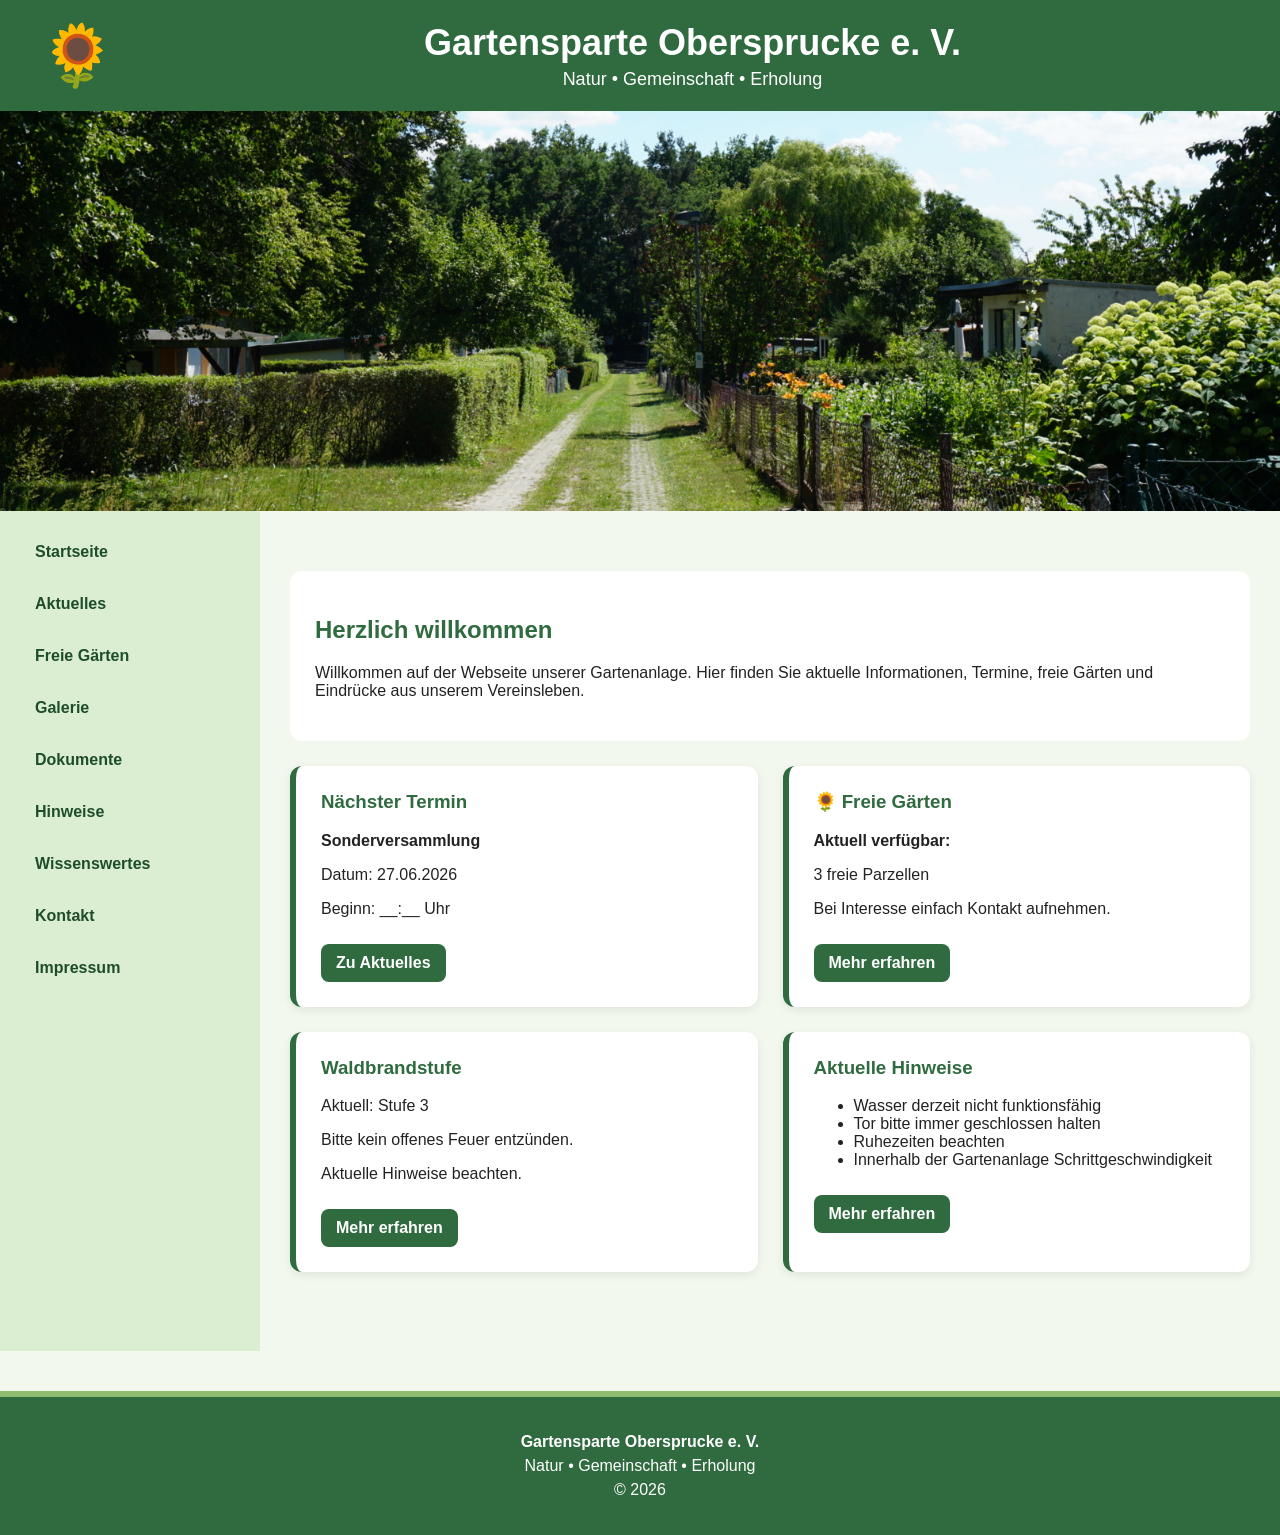
<file: index.html>
<!DOCTYPE html>
<html lang="de">
    <head>
        <meta charset="UTF-8">
        <meta name="viewport" content="width=device-width,initial-scale=1.0">
        <title>Gartensparte Obersprucke e. V./title</title>
        <link rel="stylesheet" href="style.css"> 
    </head>
    <body>
    
        <header class="header">
            <div class="logo">🌻</div>
            <div class="title">
                <h1>Gartensparte Obersprucke e. V.</h1>
                <p>Natur • Gemeinschaft • Erholung</p>
            </div>
        </header>

        <section class="slideshow">
                <img src="bild2.jpg" class="slide active" alt="Garten Bild 1">
                <img src="bild3.jpg" class="slide" alt="Garten Bild 3">
                <img src="bild5.jpg" class="slide" alt="Garten Bild 5">
                <img src="bild6.jpg" class="slide" alt="Garten Bild 6">
        </section>
        
        <div class="layout">
            <aside class="sidebar">
                <a href="index.html">Startseite</a>
                <a href="aktuelles.html">Aktuelles</a>
                <a href="freie-gaerten.html">Freie Gärten</a>
                <a href="galerie.html">Galerie</a>
                <a href="dokumente.html">Dokumente</a>
                <a href="hinweise.html">Hinweise</a>
                <a href="wissenswertes.html">Wissenswertes</a>
                <a href="kontakt.html">Kontakt</a>
                <a href="impressum.html">Impressum</a>
            </aside>

            <main class="content">
                

                <section class="welcome">
                    <h2>Herzlich willkommen</h2>
                    <p>Willkommen auf der Webseite unserer Gartenanlage. Hier finden Sie aktuelle Informationen, Termine, freie Gärten und Eindrücke aus unserem Vereinsleben.</p>
                </section>

                <section class="info-cards">
                    <div class="info-card">
                        <h3>Nächster Termin</h3>
                        <p><strong>Sonderversammlung</strong></p>
                        <p>Datum: 27.06.2026</p>
                        <p>Beginn: __:__ Uhr</p>
                        <a href="#">Zu Aktuelles</a>
                    </div>

                    <div class="info-card">
                        <h3>🌻 Freie Gärten</h3>
                        <p><strong>Aktuell verfügbar:</strong></p>
                        <p>3 freie Parzellen</p>
                        <p>Bei Interesse einfach Kontakt aufnehmen.</p>
                        <a href="freie-gaerten.html">Mehr erfahren</a>
                    </div>

                    <div class="info-card">
                        <h3>Waldbrandstufe</h3>
                        <p>Aktuell: Stufe 3</p>
                        <p>Bitte kein offenes Feuer entzünden.</p>
                        <p>Aktuelle Hinweise beachten.</p>
                        <a href="hinweise.html">Mehr erfahren</a>
                    </div>

                    <div class="info-card">
                        <h3>Aktuelle Hinweise</h3>
                        <ul>
                            <li>Wasser derzeit nicht funktionsfähig</li>
                            <li>Tor bitte immer geschlossen halten</li>
                            <li>Ruhezeiten beachten</li>
                            <li>Innerhalb der Gartenanlage Schrittgeschwindigkeit</li>
                        </ul>
                        <a href="hinweise.html">Mehr erfahren</a>
                    </div>
                </section>
            </main>
        </div>

        <footer class="footer">
            <div class="footer-content">
                <p><strong>Gartensparte Obersprucke e. V.</strong></p>
                <p>Natur • Gemeinschaft • Erholung</p>
                <p>© 2026</p>
        </footer>

        <script src="script.js"></script>
    </body>
</html>
</file>
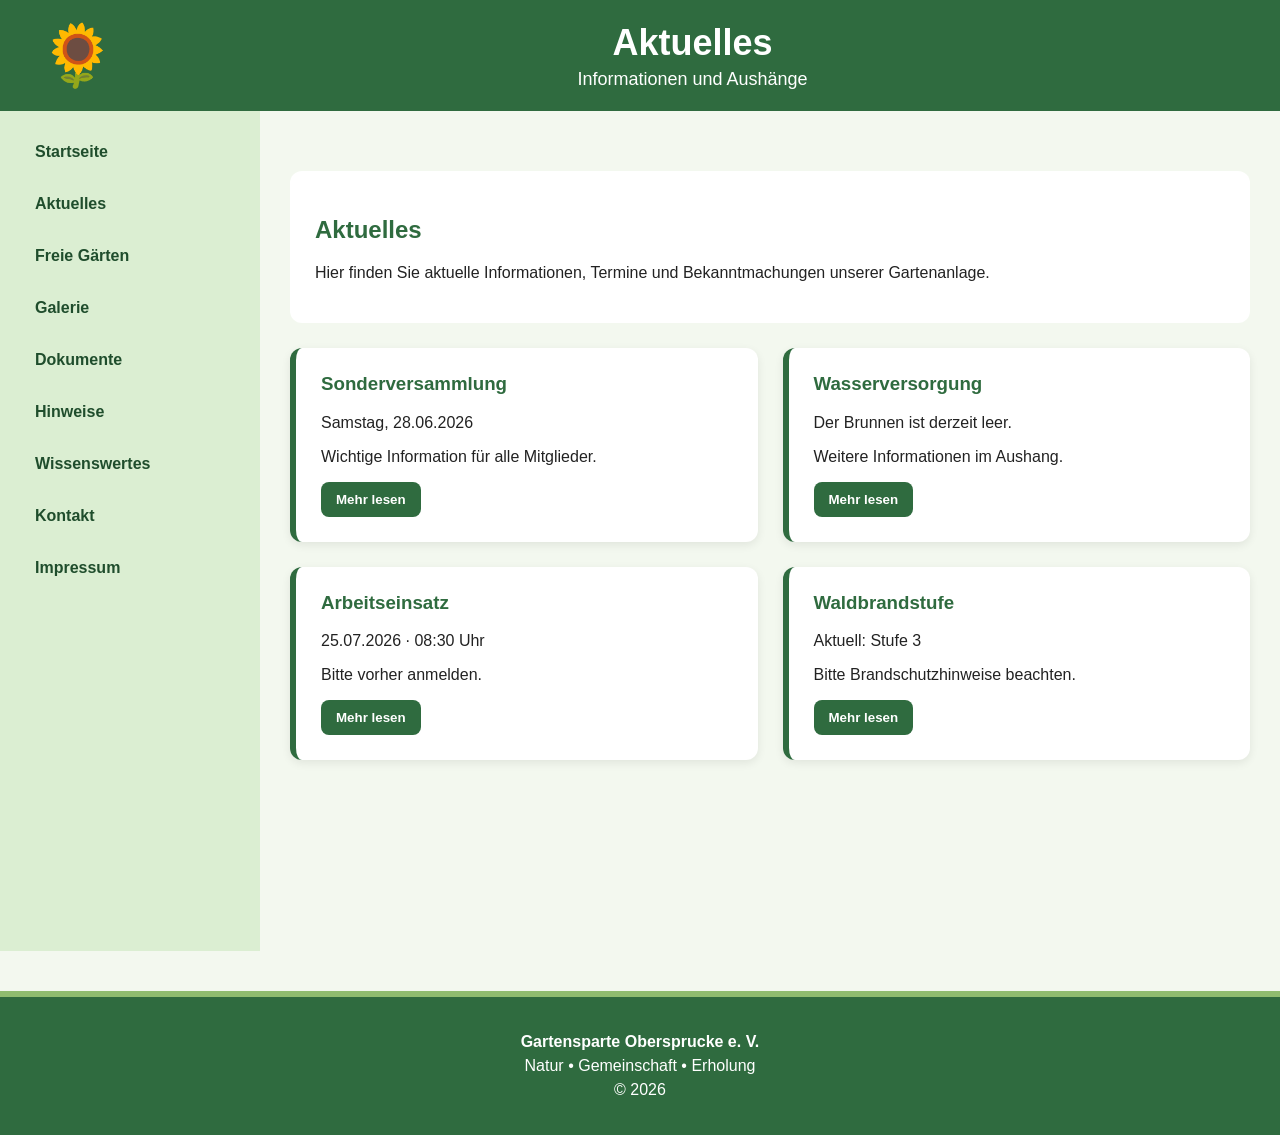
<file: aktuelles.html>
<!DOCTYPE html>
<html lang="de">
<head>
  <meta charset="UTF-8">
  <meta name="viewport" content="width=device-width, initial-scale=1.0">
  <title>Aktuelles</title>
  <link rel="stylesheet" href="style.css">
</head>

<body>

<header class="header">
  <div class="logo">🌻</div>
  <div class="title">
    <h1>Aktuelles</h1>
    <p>Informationen und Aushänge</p>
  </div>
</header>

<div class="layout">
  <aside class="sidebar">
    <a href="index.html">Startseite</a>
    <a href="aktuelles.html">Aktuelles</a>
    <a href="freie-gaerten.html">Freie Gärten</a>
    <a href="galerie.html">Galerie</a>
    <a href="dokumente.html">Dokumente</a>
    <a href="hinweise.html">Hinweise</a>
    <a href="wissenswertes.html">Wissenswertes</a>
    <a href="kontakt.html">Kontakt</a>
    <a href="impressum.html">Impressum</a>
  </aside>

  <main class="content">
    <section class="welcome">
      <h2>Aktuelles</h2>
      <p>
        Hier finden Sie aktuelle Informationen, Termine und Bekanntmachungen
        unserer Gartenanlage.
      </p>
    </section>

    <section class="notice-grid">

      <div class="notice-card" onclick="openNoticeModal('Sonderversammlung', 'Am Samstag findet eine Sonderversammlung im Vereinshaus statt.', 'Samstag, 28.06.2026', 'Der Vorstand')">
        <h3>Sonderversammlung</h3>
        <p>Samstag, 28.06.2026</p>
        <p>Wichtige Information für alle Mitglieder.</p>
        <button>Mehr lesen</button>
      </div>

      <div class="notice-card" onclick="openNoticeModal('Wasserversorgung', 'Der Brunnen ist derzeit leer. Wir haben momentan kein Wasser mehr. Wann es wieder Wasser gibt, ist aktuell nicht bekannt.', 'Aktueller Hinweis', 'Der Wassertrupp')">
        <h3>Wasserversorgung</h3>
        <p>Der Brunnen ist derzeit leer.</p>
        <p>Weitere Informationen im Aushang.</p>
        <button>Mehr lesen</button>
      </div>

      <div class="notice-card" onclick="openNoticeModal('Nächster Arbeitseinsatz', 'Unser nächster Arbeitseinsatz findet am 25.07.2026 ab 08:30 Uhr statt. Bitte melden Sie sich bis zum 17.07.2026 an.', '25.07.2026 · 08:30 Uhr', 'Der Gartenvorstand')">
        <h3>Arbeitseinsatz</h3>
        <p>25.07.2026 · 08:30 Uhr</p>
        <p>Bitte vorher anmelden.</p>
        <button>Mehr lesen</button>
      </div>

      <div class="notice-card" onclick="openNoticeModal('Waldbrandstufe', 'Aktuell gilt Waldbrandstufe 3. Bitte kein offenes Feuer entzünden und die Hinweise zum Brandschutz beachten.', 'Aktuell: Stufe 3', 'Der Vorstand')">
        <h3>Waldbrandstufe</h3>
        <p>Aktuell: Stufe 3</p>
        <p>Bitte Brandschutzhinweise beachten.</p>
        <button>Mehr lesen</button>
      </div>

    </section>
  </main>
</div>

<div id="noticeModal" class="modal">
  <div class="notice-paper">
    <span class="close" onclick="closeNoticeModal()">&times;</span>

    <div class="pin">●</div>

    <h2 id="noticeTitle"></h2>
    <p class="notice-date" id="noticeDate"></p>

    <p id="noticeText"></p>

    <p class="notice-signature" id="noticeSignature"></p>
  </div>
</div>

<footer class="footer">
  <div class="footer-content">
    <p><strong>Gartensparte Obersprucke e. V.</strong></p>
    <p>Natur • Gemeinschaft • Erholung</p>
    <p>© 2026</p>
  </div>
</footer>

<script src="script.js"></script>

</body>
</html>
</file>
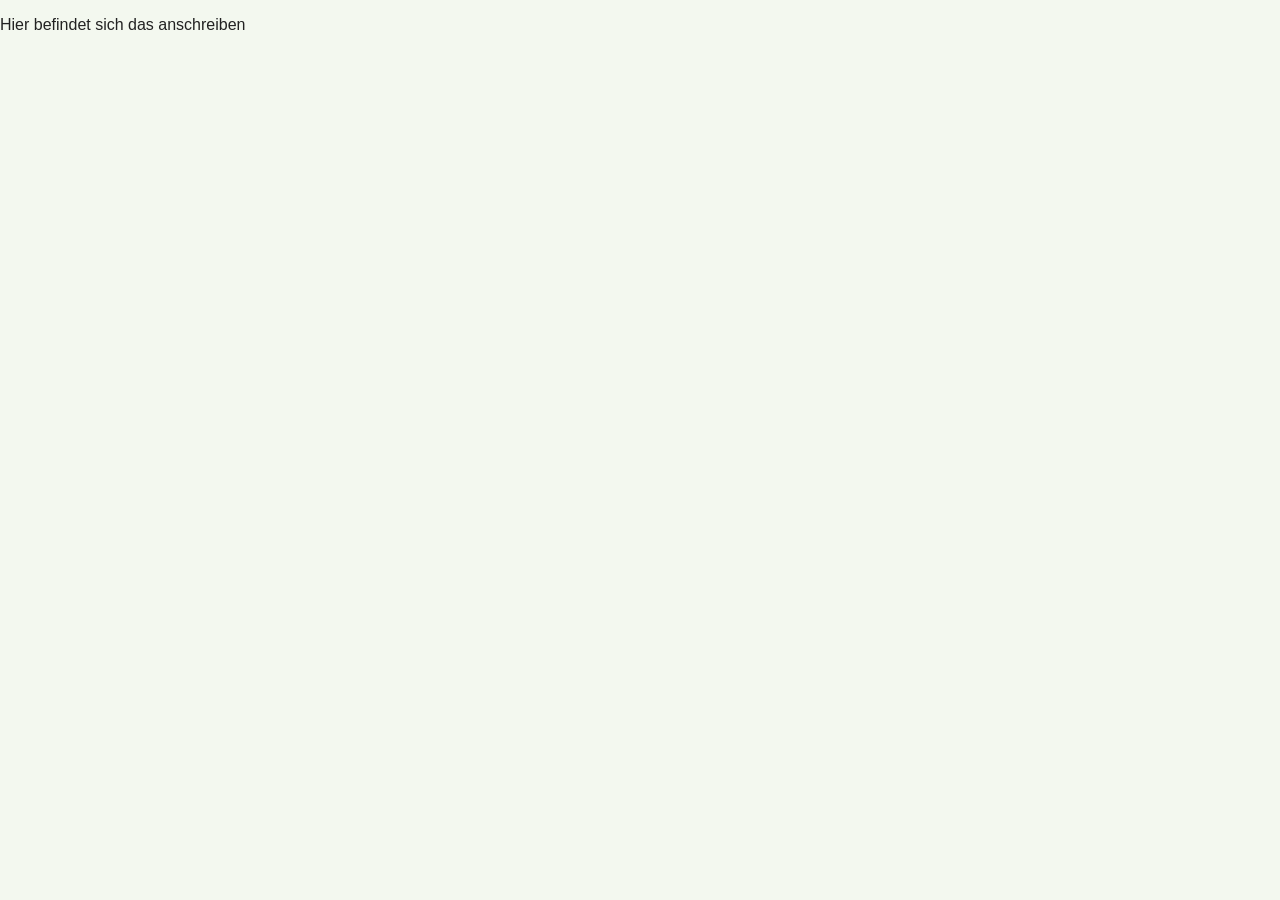
<file: anschreiben.html>
<!DOCTYPE html>
<html lang="de">
<head>
  <meta charset="UTF-8">
  <meta name="viewport" content="width=device-width, initial-scale=1.0">
  <title>Anschreiben</title>
  <link rel="stylesheet" href="style.css">
</head>

<body>

<p>Hier befindet sich das anschreiben</p>

<script src="script.js"></script>

</body>
</html>
</file>
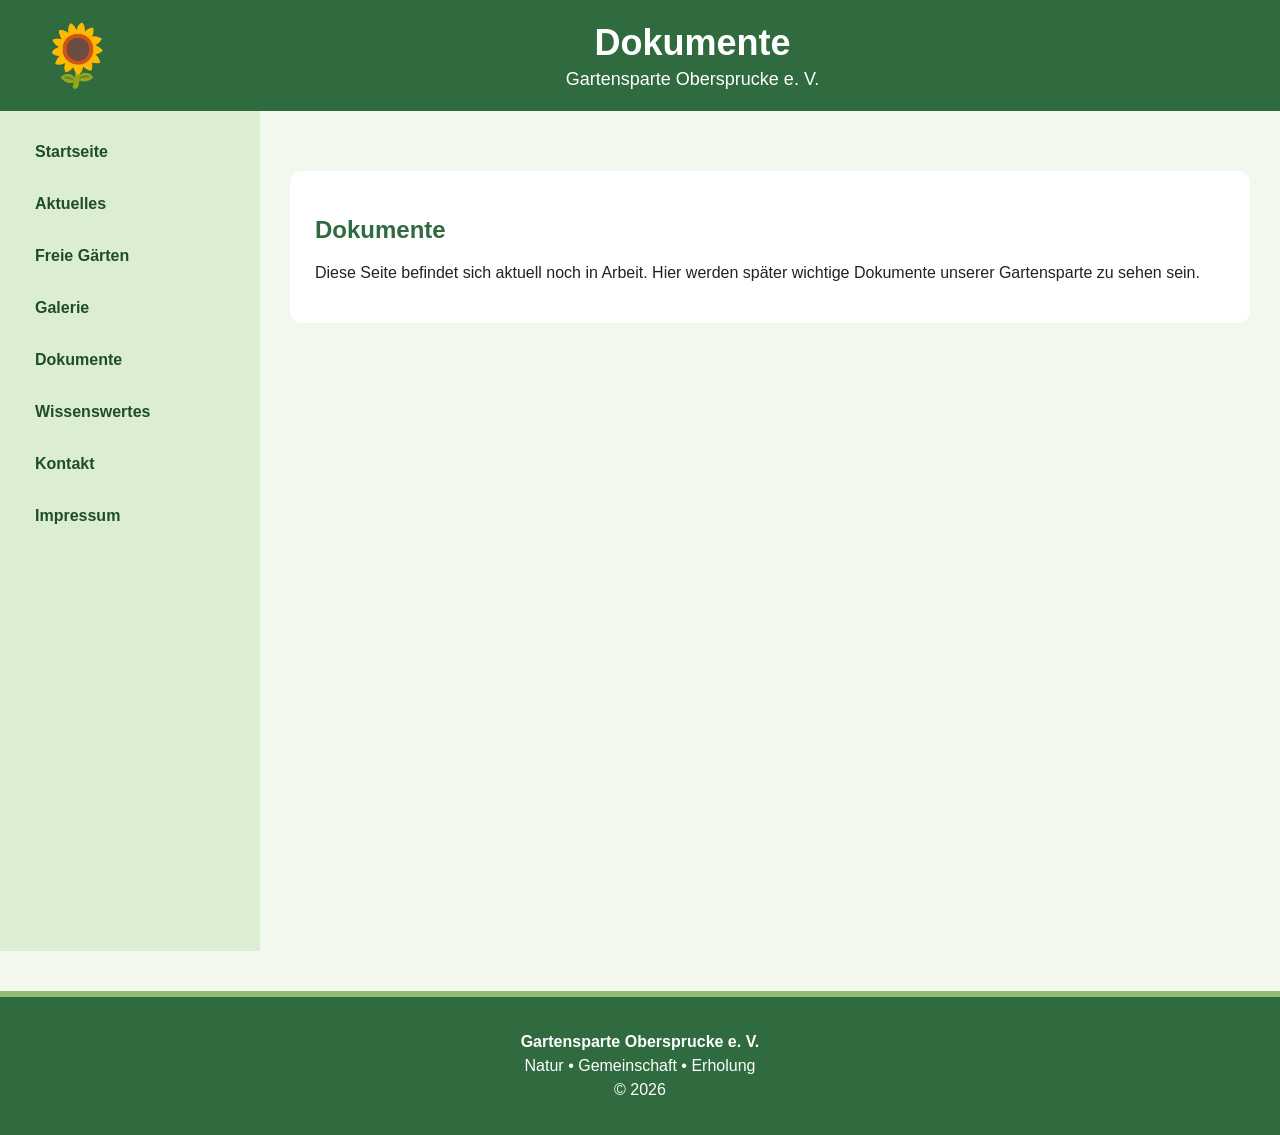
<file: dokumente.html>
<!DOCTYPE html>
<html lang="de">
<head>
  <meta charset="UTF-8">
  <meta name="viewport" content="width=device-width, initial-scale=1.0">
  <title>Dokumente</title>
  <link rel="stylesheet" href="style.css">
</head>

<body>

<header class="header">
  <div class="logo">🌻</div>
  <div class="title">
    <h1>Dokumente</h1>
    <p>Gartensparte Obersprucke e. V.</p>
  </div>
</header>

<div class="layout">
  <aside class="sidebar">
                <a href="index.html">Startseite</a>
                <a href="aktuelles.html">Aktuelles</a>
                <a href="freie-gaerten.html">Freie Gärten</a>
                <a href="galerie.html">Galerie</a>
                <a href="dokumente.html">Dokumente</a>
                <a href="wissenswertes.html">Wissenswertes</a>
                <a href="kontakt.html">Kontakt</a>
                <a href="impressum.html">Impressum</a>
  </aside>

  <main class="content">
    <section class="welcome">
      <h2>Dokumente</h2>
      <p>
        Diese Seite befindet sich aktuell noch in Arbeit.
        Hier werden später wichtige Dokumente unserer Gartensparte zu sehen sein.
      </p>
    </section>
  </main>
</div>

<footer class="footer">
  <div class="footer-content">
    <p><strong>Gartensparte Obersprucke e. V.</strong></p>
    <p>Natur • Gemeinschaft • Erholung</p>
    <p>© 2026</p>
  </div>
</footer>

</body>
</html>
</file>
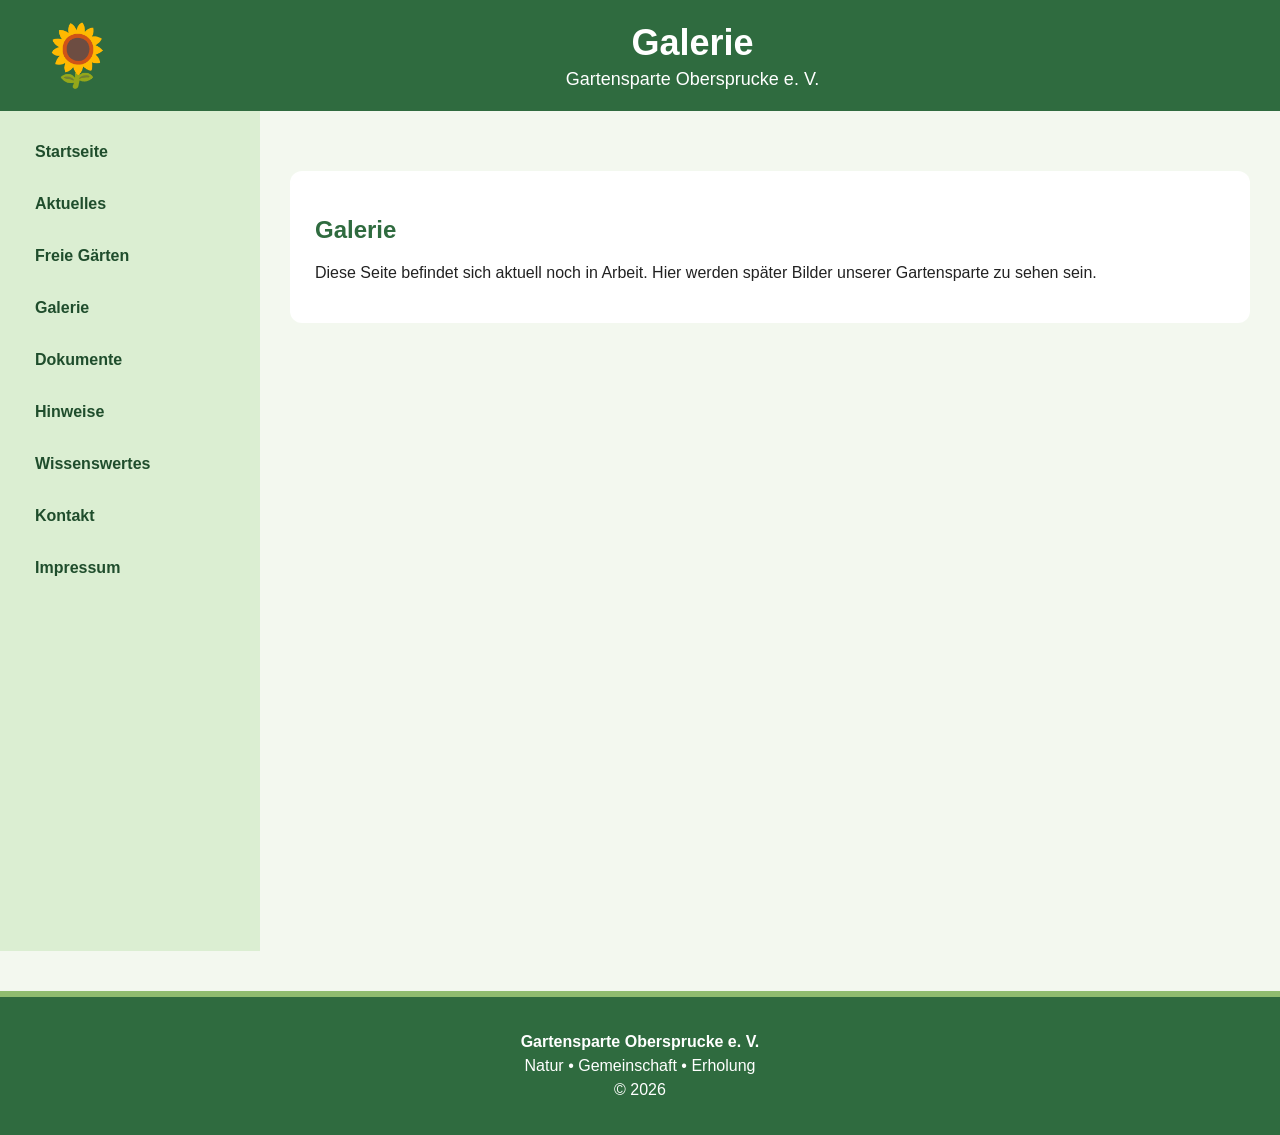
<file: galerie.html>
<!DOCTYPE html>
<html lang="de">
<head>
  <meta charset="UTF-8">
  <meta name="viewport" content="width=device-width, initial-scale=1.0">
  <title>Galerie</title>
  <link rel="stylesheet" href="style.css">
</head>

<body>

<header class="header">
  <div class="logo">🌻</div>
  <div class="title">
    <h1>Galerie</h1>
    <p>Gartensparte Obersprucke e. V.</p>
  </div>
</header>

<div class="layout">
  <aside class="sidebar">
                <a href="index.html">Startseite</a>
                <a href="aktuelles.html">Aktuelles</a>
                <a href="freie-gaerten.html">Freie Gärten</a>
                <a href="galerie.html">Galerie</a>
                <a href="dokumente.html">Dokumente</a>
                <a href="hinweise.html">Hinweise</a>
                <a href="wissenswertes.html">Wissenswertes</a>
                <a href="kontakt.html">Kontakt</a>
                <a href="impressum.html">Impressum</a>
  </aside>

  <main class="content">
    <section class="welcome">
      <h2>Galerie</h2>
      <p>
        Diese Seite befindet sich aktuell noch in Arbeit.
        Hier werden später Bilder unserer Gartensparte zu sehen sein.
      </p>
    </section>
  </main>
</div>

<footer class="footer">
  <div class="footer-content">
    <p><strong>Gartensparte Obersprucke e. V.</strong></p>
    <p>Natur • Gemeinschaft • Erholung</p>
    <p>© 2026</p>
  </div>
</footer>

</body>
</html>
</file>
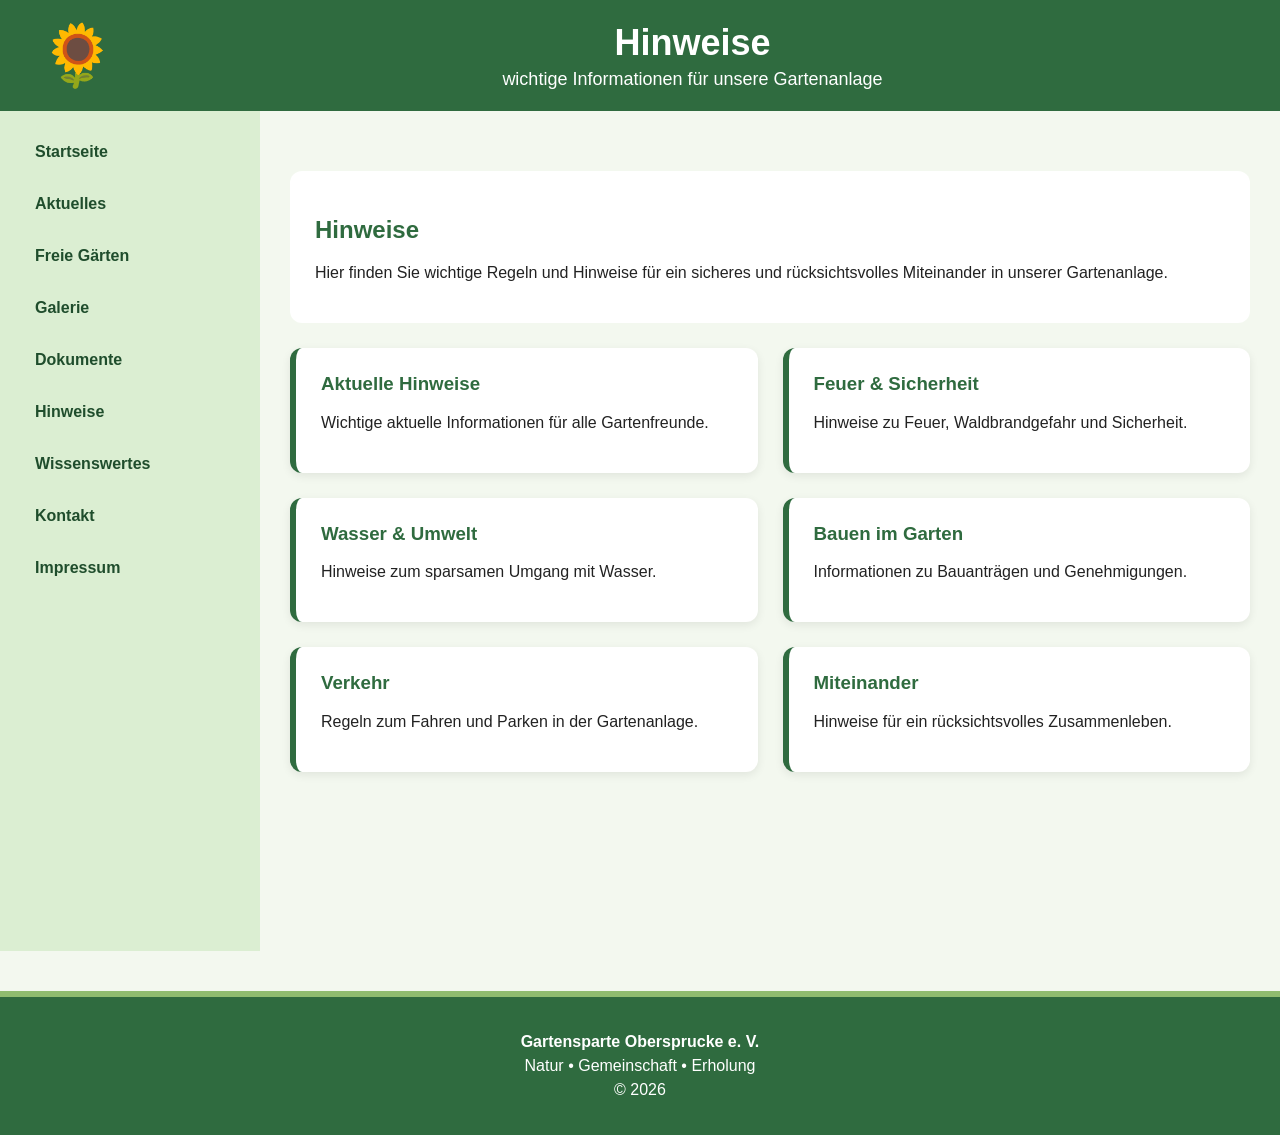
<file: hinweise.html>
<!DOCTYPE html>
<html lang="de">
<head>
  <meta charset="UTF-8">
  <meta name="viewport" content="width=device-width, initial-scale=1.0">
  <title>Hinweise</title>
  <link rel="stylesheet" href="style.css">
</head>

<body>

<header class="header">
  <div class="logo">🌻</div>
  <div class="title">
    <h1>Hinweise</h1>
    <p>wichtige Informationen für unsere Gartenanlage</p>
  </div>
</header>

<div class="layout">
  <aside class="sidebar">
   <a href="index.html">Startseite</a>
   <a href="aktuelles.html">Aktuelles</a>
   <a href="freie-gaerten.html">Freie Gärten</a>
   <a href="galerie.html">Galerie</a>
   <a href="dokumente.html">Dokumente</a>
   <a href="hinweise.html">Hinweise</a>
   <a href="wissenswertes.html">Wissenswertes</a>
   <a href="kontakt.html">Kontakt</a>
   <a href="impressum.html">Impressum</a>
  </aside>

  <main class="content">
    <section class="welcome">
      <h2>Hinweise</h2>
      <p>
        Hier finden Sie wichtige Regeln und Hinweise für ein sicheres und rücksichtsvolles Miteinander in unserer Gartenanlage.
      </p>
    </section>
  
    <section class="hint-grid">

  <div class="hint-card" onclick="openHintModal('Aktuelle Hinweise', [
    'Aktuelle Waldbrandstufe beachten.',
    'Wasser derzeit nicht funktionsfähig.',
    'Tor bitte immer geschlossen halten.',
    'Innerhalb der Gartenanlage Schrittgeschwindigkeit fahren.'
  ])">
    <h3>Aktuelle Hinweise</h3>
    <p>Wichtige aktuelle Informationen für alle Gartenfreunde.</p>
  </div>
  
  <div class="hint-card" onclick="openHintModal('Feuer & Sicherheit', [
    'Waldbrandstufe beachten.',
    'Kein offenes Feuer bei erhöhter Waldbrandgefahr.',
    'Kein Feuer in Waldnähe.',
    'Grillen nur nach den geltenden Vereinsregeln.',
    'Wenn möglich eine Wassertonne als Reserve bereithalten.'
  ])">
    <h3>Feuer & Sicherheit</h3>
    <p>Hinweise zu Feuer, Waldbrandgefahr und Sicherheit.</p>
  </div>

  <div class="hint-card" onclick="openHintModal('Wasser & Umwelt', [
    'Wasser sparsam verwenden.',
    'Bei Hitze möglichst morgens oder abends gießen.',
    'Obst, Gemüse und junge Pflanzen bevorzugt gießen.',
    'Rasenflächen bei Trockenheit möglichst nicht dauerhaft bewässern.',
    'Regenwasser nutzen, wenn möglich.'
  ])">
    <h3>Wasser & Umwelt</h3>
    <p>Hinweise zum sparsamen Umgang mit Wasser.</p>
  </div>

  <div class="hint-card" onclick="openHintModal('Bauen im Garten', [
    'Vor jedem Bauvorhaben ist eine Genehmigung erforderlich.',
    'Bauliche Veränderungen dürfen nicht ohne Zustimmung des Vereins erfolgen.',
    'Bauanträge sind vor Beginn beim Vorstand einzureichen.',
    'Die Vereinsordnung ist zu beachten.'
  ])">
    <h3>Bauen im Garten</h3>
    <p>Informationen zu Bauanträgen und Genehmigungen.</p>
  </div>

  <div class="hint-card" onclick="openHintModal('Verkehr', [
    'In der Gartenanlage gilt Schrittgeschwindigkeit.',
    'Das Auto sollte nur zum Be- und Entladen genutzt werden.',
    'Das Tor ist nach dem Rein- und Rausfahren sofort wieder zu schließen.',
    'Bitte Rücksicht auf Kinder, Fußgänger und andere Gartenfreunde nehmen.'
  ])">
    <h3>Verkehr</h3>
    <p>Regeln zum Fahren und Parken in der Gartenanlage.</p>
  </div>

  <div class="hint-card" onclick="openHintModal('Miteinander', [
    'Ruhezeiten sind zu beachten.',
    'Bitte Rücksicht auf Nachbarn und andere Gartenfreunde nehmen.',
    'Wege und Gemeinschaftsflächen sauber halten.',
    'Gemeinschaftseigentum pfleglich behandeln.'
  ])">
    <h3>Miteinander</h3>
    <p>Hinweise für ein rücksichtsvolles Zusammenleben.</p>
  </div>

</section>

<div id="hintModal" class="modal">
  <div class="modal-content">
    <span class="close" onclick="closeHintModal()">&times;</span>

    <h2 id="hintTitle"></h2>
    <ul id="hintList"></ul>
  </div>
</div>

  </main>
</div>

<footer class="footer">
  <div class="footer-content">
    <p><strong>Gartensparte Obersprucke e. V.</strong></p>
    <p>Natur • Gemeinschaft • Erholung</p>
    <p>© 2026</p>
  </div>
</footer>

<script src="script.js"></script>

</body>
</html>
</file>
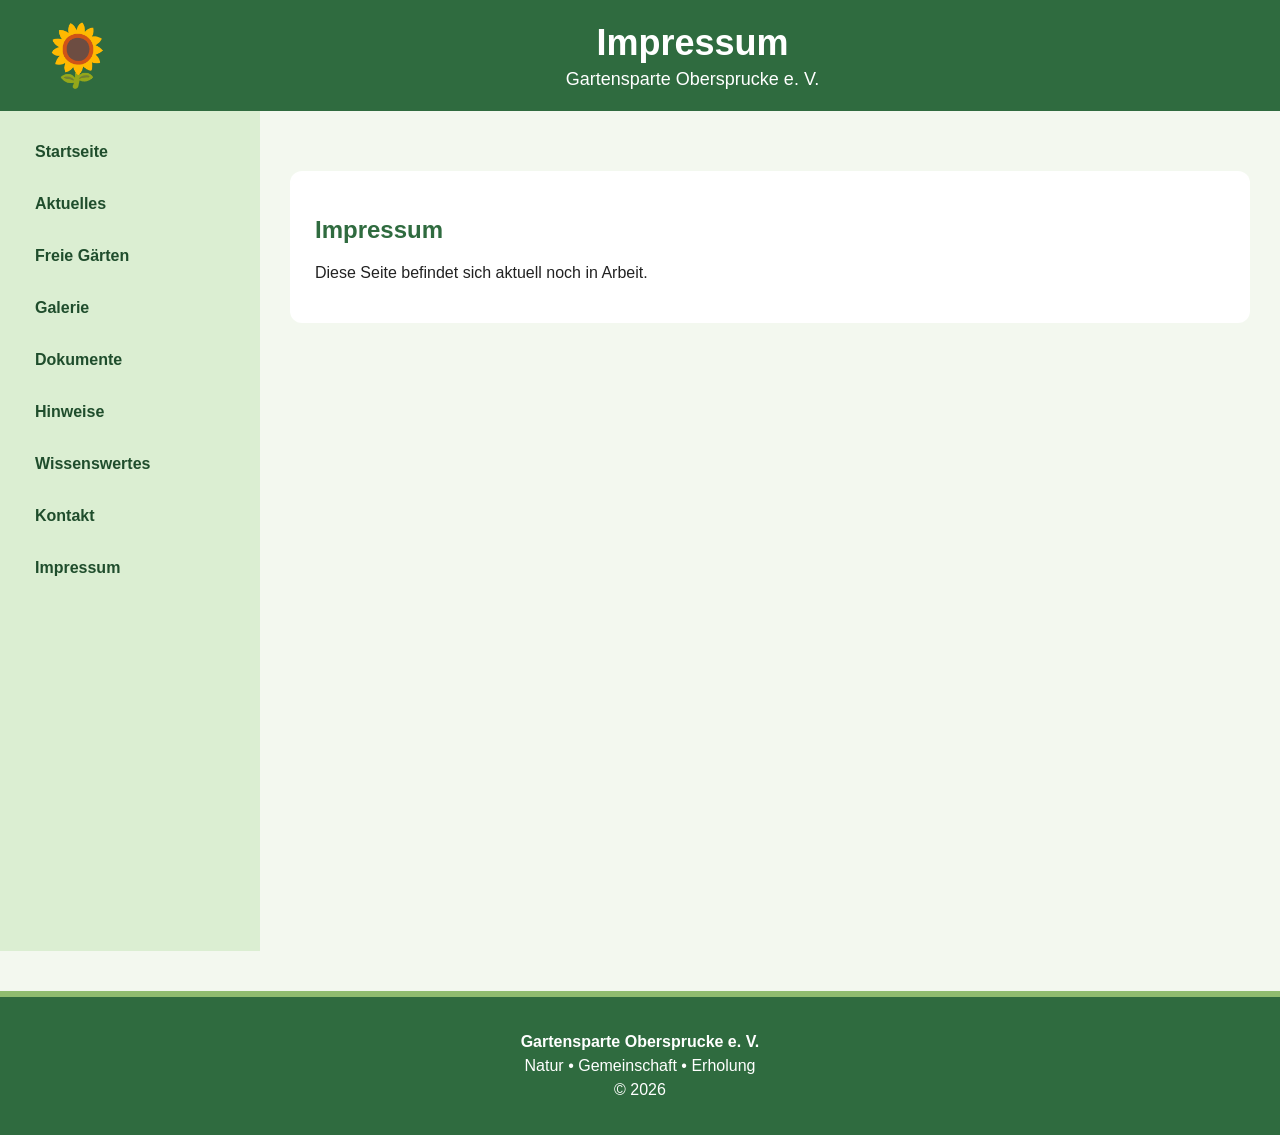
<file: impressum.html>
<!DOCTYPE html>
<html lang="de">
<head>
  <meta charset="UTF-8">
  <meta name="viewport" content="width=device-width, initial-scale=1.0">
  <title>Impressum</title>
  <link rel="stylesheet" href="style.css">
</head>

<body>

<header class="header">
  <div class="logo">🌻</div>
  <div class="title">
    <h1>Impressum</h1>
    <p>Gartensparte Obersprucke e. V.</p>
  </div>
</header>

<div class="layout">
  <aside class="sidebar">
   <a href="index.html">Startseite</a>
   <a href="aktuelles.html">Aktuelles</a>
   <a href="freie-gaerten.html">Freie Gärten</a>
   <a href="galerie.html">Galerie</a>
   <a href="dokumente.html">Dokumente</a>
   <a href="hinweise.html">Hinweise</a>
   <a href="wissenswertes.html">Wissenswertes</a>
   <a href="kontakt.html">Kontakt</a>
   <a href="impressum.html">Impressum</a>
  </aside>

  <main class="content">
    <section class="welcome">
      <h2>Impressum</h2>
      <p>
        Diese Seite befindet sich aktuell noch in Arbeit.
      </p>
    </section>
  </main>
</div>

<footer class="footer">
  <div class="footer-content">
    <p><strong>Gartensparte Obersprucke e. V.</strong></p>
    <p>Natur • Gemeinschaft • Erholung</p>
    <p>© 2026</p>
  </div>
</footer>

</body>
</html>
</file>
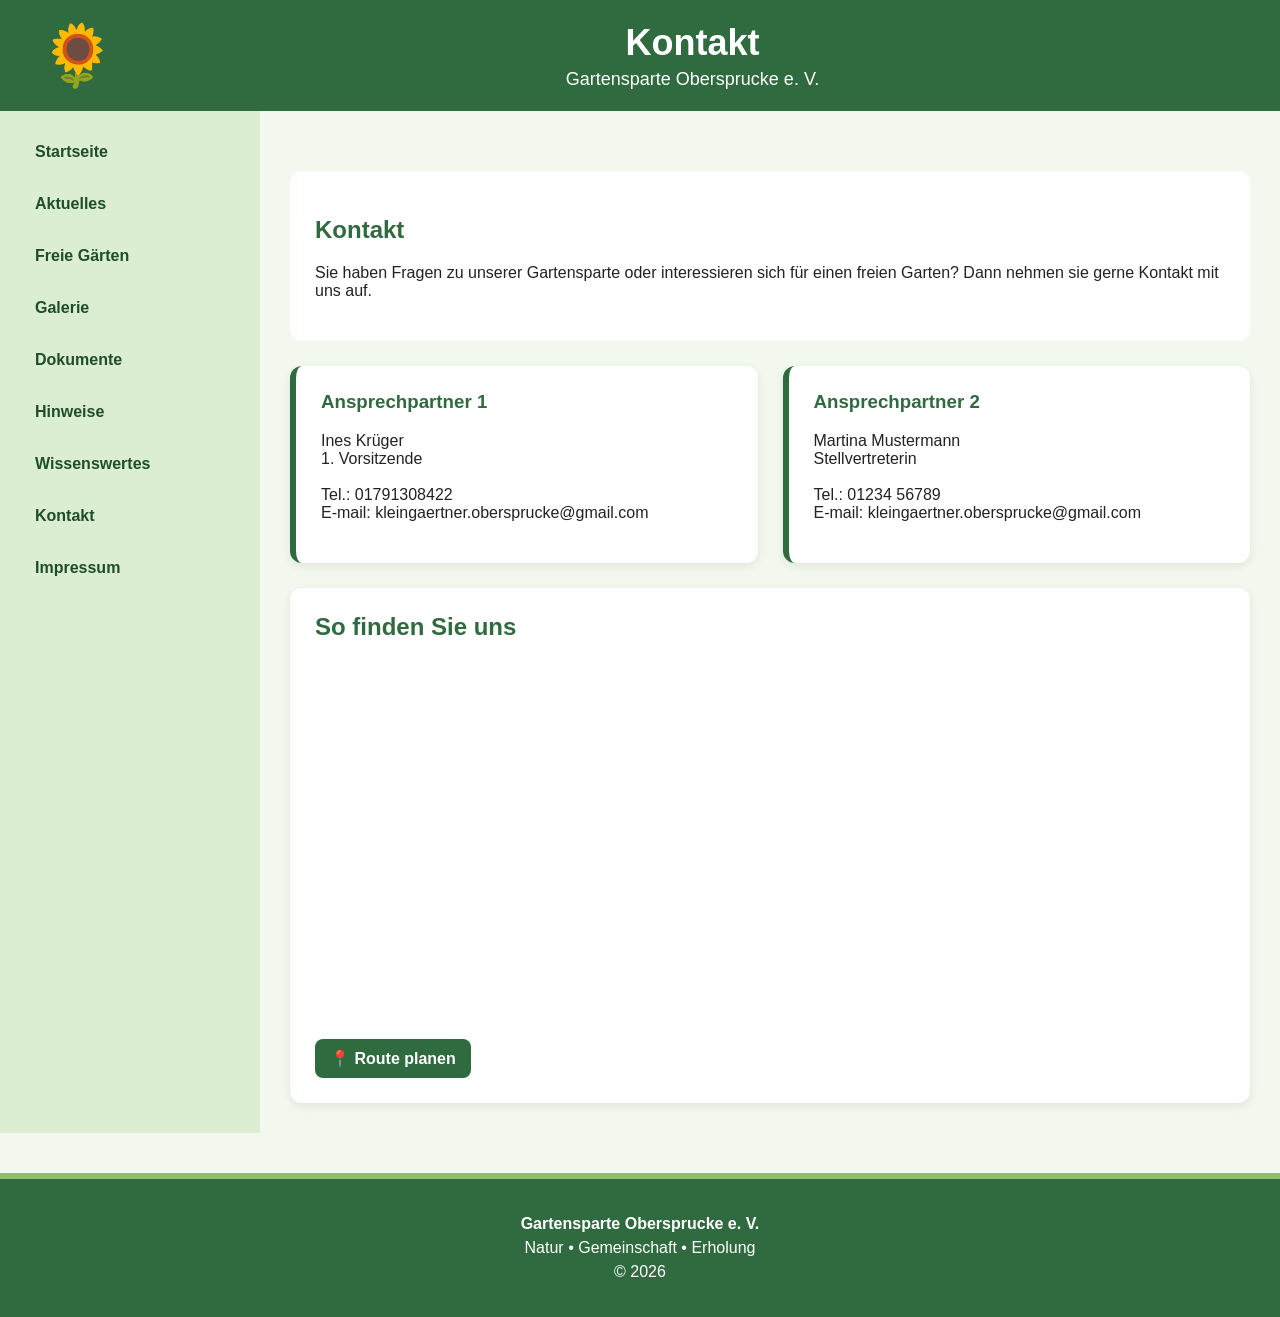
<file: kontakt.html>
<!DOCTYPE html>
<html lang="de">
    <head>
        <meta charset="UTF-8">
        <meta name="viewport" content="width=device-width,initial-scale=1.0">
        <title>Kontakt</title>
        <link rel="stylesheet" href="style.css">
    </head>
<body>

    <header class="header">
        <div class="logo">🌻</div>
        <div class="title">
            <h1>Kontakt</h1>
            <p>Gartensparte Obersprucke e. V.</p>
        </div>
    </header>

    <div class="layout">

        
        <aside class="sidebar">
            <a href="index.html">Startseite</a>
                <a href="aktuelles.html">Aktuelles</a>
                <a href="freie-gaerten.html">Freie Gärten</a>
                <a href="galerie.html">Galerie</a>
                <a href="dokumente.html">Dokumente</a>
                <a href="hinweise.html">Hinweise</a>
                <a href="wissenswertes.html">Wissenswertes</a>
                <a href="kontakt.html">Kontakt</a>
                <a href="impressum.html">Impressum</a>
        </aside>

    <main class="content">

        <section class="welcome">
            <h2>Kontakt</h2>
            <p>Sie haben Fragen zu unserer Gartensparte oder interessieren sich für einen freien Garten? Dann nehmen sie gerne Kontakt mit uns auf.</p>
        </section>

    <section class="contact-grid">
        <div class="contact-card">
            <h3>Ansprechpartner 1</h3>
            <p>Ines Krüger<br> 1. Vorsitzende<br><br> Tel.: 01791308422<br>E-mail: kleingaertner.obersprucke@gmail.com</p>
        </div>

        <div class="contact-card">
            <h3>Ansprechpartner 2</h3>
            <p>Martina Mustermann<br>Stellvertreterin<br><br>Tel.: 01234 56789<br>E-mail: kleingaertner.obersprucke@gmail.com</p>
        </div>
    </section>

    <section class="map-section">
        <h2>So finden Sie uns</h2>

        <iframe
        src="https://www.openstreetmap.org/export/embed.html?bbox=14.663672%2C51.945971%2C14.665672%2C51.947971&amp;layer=mapnik&amp;marker=51.946971%2C14.664672"
        width="100%"
        height="350"
        style="border: 0;"
        loading="lazy">
        </iframe>

        <a class="route-button" href="https://www.openstreetmap.org/directions?to=51.946971%2C14.664672#map=19/51.946971/14.664672" target="_blank">📍 Route planen</a>
    </section>
    </main>
    </div>

            <footer class="footer">
            <div class="footer-content">
                <p><strong>Gartensparte Obersprucke e. V.</strong></p>
                <p>Natur • Gemeinschaft • Erholung</p>
                <p>© 2026</p>
        </footer>
        
</body>
</html>
</file>
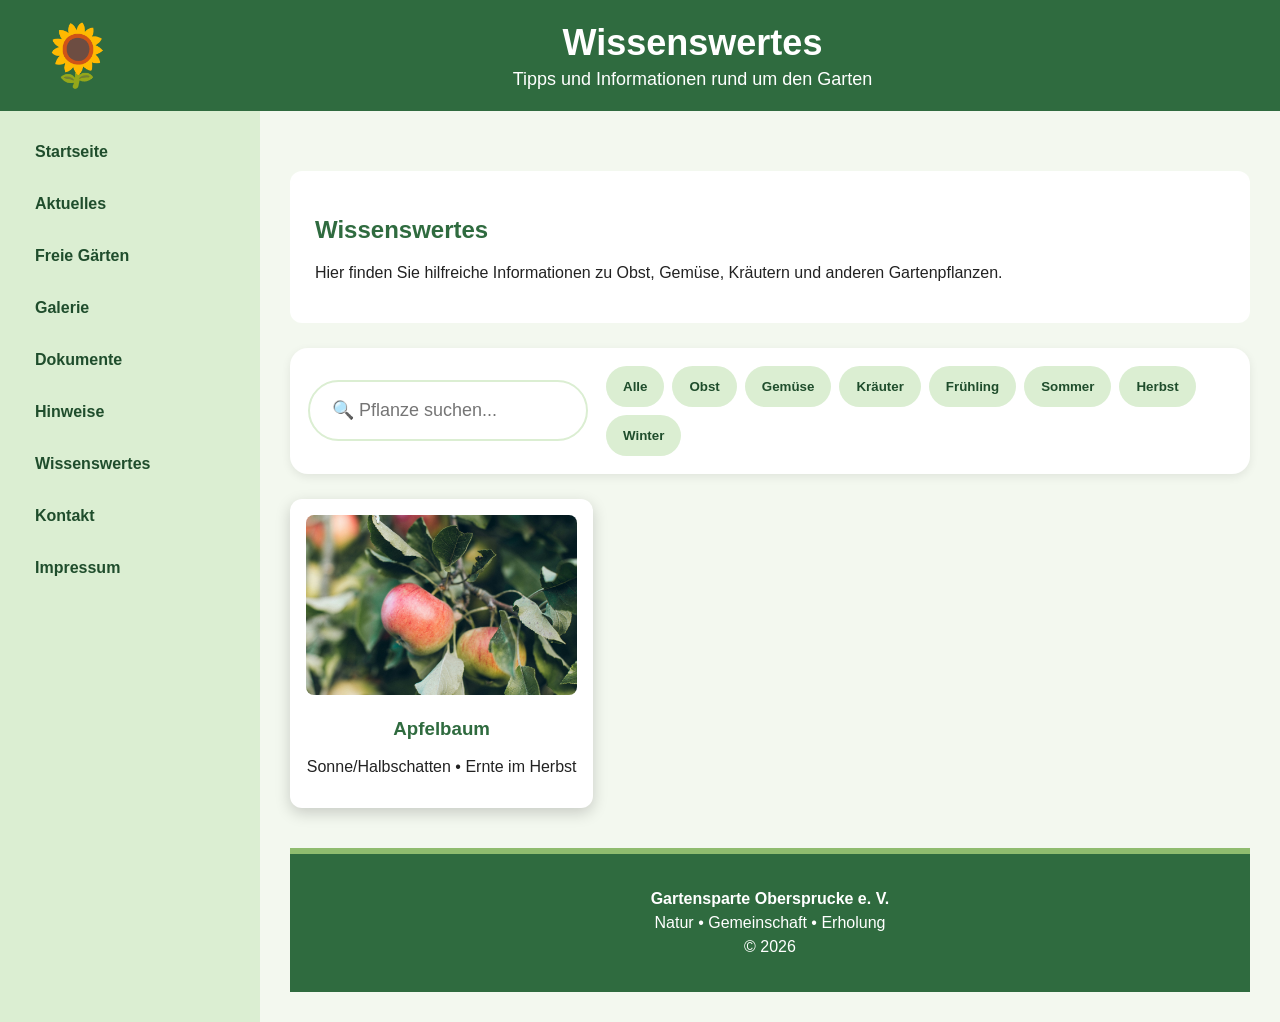
<file: wissenswertes.html>
<!DOCTYPE html>
<html lang="de">
<head>
  <meta charset="UTF-8">
  <meta name="viewport" content="width=device-width, initial-scale=1.0">
  <title>Wissenswertes</title>
  <link rel="stylesheet" href="style.css">
</head>

<body>

<header class="header">
  <div class="logo">🌻</div>
  <div class="title">
    <h1>Wissenswertes</h1>
    <p>Tipps und Informationen rund um den Garten</p>
  </div>
</header>

<div class="layout">
  <aside class="sidebar">
                <a href="index.html">Startseite</a>
                <a href="aktuelles.html">Aktuelles</a>
                <a href="freie-gaerten.html">Freie Gärten</a>
                <a href="galerie.html">Galerie</a>
                <a href="dokumente.html">Dokumente</a>
                <a href="hinweise.html">Hinweise</a>
                <a href="wissenswertes.html">Wissenswertes</a>
                <a href="kontakt.html">Kontakt</a>
                <a href="impressum.html">Impressum</a>
  </aside>

  <main class="content">
    <section class="welcome">
      <h2>Wissenswertes</h2>
      <p>
       Hier finden Sie hilfreiche Informationen zu Obst, Gemüse, Kräutern und anderen Gartenpflanzen.
      </p>
    </section>
  
  <section class="search-filter-box">
    <input
        type="text"
        id="searchInput"
        placeholder="🔍 Pflanze suchen..."
        class="search-bar">
    
    <div class="filter-buttons">
        <button>Alle</button>
        <button>Obst</button>
        <button>Gemüse</button>
        <button>Kräuter</button>
        <button>Frühling</button>
        <button>Sommer</button>
        <button>Herbst</button>
        <button>Winter</button>
    </div>
  </section>

  <section class="plant-grid">
    <div class="plant-card" onclick="openPlantModal()">
      <img src="apfelbaum.jpg" alt="Apfelbaum">
      <h3>Apfelbaum</h3>
      <p>Sonne/Halbschatten • Ernte im Herbst</p>
    </div>
  </section>

  <div id="plantModal" class="plant-modal">
    <div class="plant-modal-content">
      <span class="plant-close" onclick="closePlantModal()">&times;</span>
      <div class="plant-modal-left">
        <img src="apfelbaum.jpg" alt="Apfelbaum" class="plant-main-image">

        <div class="plant-thumbs">
          <img src="apfelbaum.jpg" alt="Apfelbaum">
          <img src="apfelblüte.jpg" alt="Apfelblüte">
          <img src="apfel.jpg" alt="Apfel">
        </div>
      </div>

      <div class="plant-modal-right">
        <h2>Apfelbaum</h2>
        <p class="latin-name">Malus domestica</p>

        <p><strong>Kateogrie:</strong>Obst</p>
        <p><strong>Jahreszeit:</strong>Herbst</p>
        <p><strong>Standort:</strong>Sonnig bis halbschattig</p>
        <p><strong>Pflanzzeit:</strong>Herbst oder Frühjahr</p>
        <p><strong>Pflege:</strong>Regelmäßig schneiden und bei Trockenheit gießen</p>
        <p><strong>Ernte:</strong>August bis Oktober</p>
        <p><strong>Verwendung:</strong>Apfelmus, Kuchen, Saft oder Kompott</p>
      </div>
    </div>
  </div>

  <footer class="footer">
  <div class="footer-content">
    <p><strong>Gartensparte Obersprucke e. V.</strong></p>
    <p>Natur • Gemeinschaft • Erholung</p>
    <p>© 2026</p>
  </div>
</footer>

<script src="script.js"></script>
</body>
</html>
</file>
<file: style.css>
body {
  margin: 0;
  font-family: Arial, sans-serif;
  background: #f3f8ef;
  color: #222;
}

.header {
  background: #2f6b3f;
  color: white;
  display: flex;
  align-items: center;
  padding: 20px 40px;
}

.logo {
  font-size: 60px;
  margin-right: 30px;
}

.title {
  flex: 1;
  text-align: center;
}

.title h1 {
  margin: 0;
  font-size: 36px;
}

.title p {
  margin: 5px 0 0;
  font-size: 18px;
}

.layout {
  display: flex;
}

.sidebar {
  width: 220px;
  background: #dbeed2;
  min-height: calc(100vh - 100px);
  padding: 20px;
}

.sidebar a {
  display: block;
  color: #1f4d2c;
  text-decoration: none;
  font-weight: bold;
  margin-bottom: 10px;
  padding: 12px 15px;
  border-radius: 10px;
  transition: 0.2s ease;
}

.sidebar a:hover {
  background: #cfe5c4;
  transform: translateX(5px);
}

.content {
  flex: 1;
  padding: 30px;
}

.slideshow {
  height: 400px;
  overflow: hidden;
  position: relative;
}

.slide {
  display: none;
  width: 100%;
  height: 400px;
  object-fit: cover;
  object-position: center center;
}

.slide.active {
  display: block;
}

.welcome {
  margin-top: 30px;
  background: white;
  padding: 25px;
  border-radius: 12px;
}

.welcome h2 {
  color: #2f6b3f;
}

.info-cards {
  display: grid;
  grid-template-columns: repeat(2, 1fr);
  gap: 25px;
  margin-top: 25px;
}

.info-card {
  flex: 1;
  background: white;
  padding: 25px;
  border-radius: 12px;
  border-left: 6px solid #2f6b3f;
  box-shadow: 0 3px 10px rgba(0, 0, 0, 0.08);
}

.info-card h3 {
  margin-top: 0;
  color: #2f6b3f;
}

.info-card a {
  display: inline-block;
  margin-top: 10px;
  color: white;
  background: #2f6b3f;
  padding: 10px 15px;
  border-radius: 8px;
  text-decoration: none;
  font-weight: bold;
}

.info-card a:hover {
  background: #245532;
}

.garden-cards {
  margin-top: 25px;
}

.garden-card {
  display: flex;
  gap: 25px;
  background: white;
  padding: 20px;
  border-radius: 12px;
  border-left: 6px solid #2f6b3f;
  box-shadow: 0 3px rgba(0, 0, 0, 0.08);
}

.garden-card img {
  width: 280px;
  height: 200px;
  object-fit: cover;
  border-radius: 10px;
}

.garden-card h3 {
  color: #2f6b3f;
  margin-top: 0;
}

.garden-grid {
  display: grid !important;
  grid-template-columns: repeat(3,minmax(220px, 1fr)) !important;
  gap: 25px !important;
  margin-top: 25px;
}

.polaroid-card {
  width: auto !important;
  max-width: none !important;
  background: white;
  padding: 15px 15px 24px;
  border-radius: 6px;
  box-shadow: 0 5px 15px rgba(0, 0, 0, 0.18);
  cursor: pointer;
  text-align: center;
  transition: transform 0.3s ease;
}

.polaroid-card:hover {
  transform: scale(1.03);
}

.polaroid-card img {
  width: 100% !important;
  height: 220px !important;
  object-fit: cover !important;
  border-radius: 4px;
}

.polaroid-card h3 {
  color: #2f6b3f;
  margin-bottom: 5px;
}

.modal {
  display: none;
  position: fixed;
  z-index: 1000;
  left: 0;
  top: 0;
  width: 100%;
  height: 100%;
  background: rgba(0, 0, 0, 0.65);
}

.modal-content {
  background: white;
  margin: 5% auto;
  padding: 25px;
  width: 80%;
  max-width: 650px;
  border-radius: 12px;
  box-shadow: 0 5px 20px rgba(0, 0, 0, 0.3);
}

.modal-content img {
  width: 100%;
  max-height: 350px;
  object-fit: cover;
  border-radius: 10px;
}

.close {
  float: right;
  font-size: 32px;
  font-weight: bold;
  cursor: pointer;
}

.short-facts {
  color: #555;
  font-size: 15px;
}

.garden-grid {
  display: flex;
  gap: 30px;
  margin-top: 25px;
  flex-wrap: wrap;
  justify-content: flex-start;
}


.polaroid-card img {
  width: 100%;
  height: 240px;
  object-fit: cover;
}

.short-facts {
  color: #555;
  font-size: 15px;
}

.map-section {
  margin-top: 25px;
  background: white;
  padding: 25px;
  border-radius: 12px;
  box-shadow: 0 3px 10px rgba(0, 0, 0, 0.08);
}

.map-section h2 {
  color: #2f6b3f;
  margin-top: 0;
}

.map-section iframe {
  border-radius: 12px;
  margin-top: 10px;
}

.route-button {
  display: inline-block;
  margin-top: 15px;
  color: white;
  background: #2f6b3f;
  padding: 10px 15px;
  border-radius: 8px;
  text-decoration: none;
  font-weight: bold;
}

.route-button:hover {
  background: #245532;
}

.contact-grid {
  display: flex;
  gap: 25px;
  margin-top: 25px;
  flex-wrap: wrap;
}

.contact-card {
  flex: 1;
  min-width: 260px;
  background: white;
  padding: 25px;
  border-radius: 12px;
  border-left: 6px solid #2f6b3f;
  box-shadow: 0 3px 10px rgba(0, 0, 0, 0.08);
}

.contact-card h3 {
  color: #2f6b3f;
  margin-top: 0;
}

.footer {
  background: #2f6b3f;
  color: white;
  text-align: center;
  padding: 30px 20px;
  margin-top: 40px;
  border-top: 6px solid #8fbc6f;
}

.footer-content p {
  margin: 6px 0;
}

@media (max-width: 768px) {
  .header{
    flex-direction: column;
    padding: 20px;
    text-align: center;
  }

  .logo {
    margin-right: 0;
    margin-bottom: 10px;
  }
 
  .title h1 {
    font-size: 28px;
  }

  .layout {
    flex-direction: column;
  }

  .sidebar {
    width: auto;
    min-height: auto;
    display: flex;
    flex-wrap: wrap;
    justify-content: center;
    gap: 8px;
  }

  .sidebar a{
    margin-bottom: 0;
    padding: 10px 12px;
    background: #cfe5c4;
  }

  .content {
    padding: 18px;
  }

  .slideshow {
    height: 240px;
  }

  .slide {
    height: 240px;
  }

  .info-cards, .contact-grid {
    flex-direction: column;
  }

  .garden-grid {
    grid-template-columns: 1fr !important;
  }

  .modal-content {
    width: 90%;
    margin-top: 20%;
  }

  .footer::after {
    font-size: 45px;
  }

  .search-filter-box {
    flex-direction: column;
    align-items: stretch;
  }

  .filter-buttons {
    justify-content: center;
  }

  .hint-grid {
    grid-template-columns: 1fr;
  }
}

.search-filter-box {
  display: flex;
  gap: 18px;
  align-items: center;
  margin-top: 25px;
  margin-bottom: 25px;
  background: white;
  padding: 18px;
  border-radius: 18px;
  box-shadow: 0 3px 10px rgba(0, 0, 0, 0.08);
}

.search-bar {
  flex: 1;
  padding: 18px 22px;
  border-radius: 999px;
  border: 2px solid #dbeed2;
  font-size: 18px;
  outline: none;
}

.search-bar {
  flex: 1;
  padding: 18px 22px;
  border-radius: 999px;
  border: 2px solid #dbeed2;
  font-size: 18px;
  outline: none;
}

.search-bar:focus {
  border-color: #2f6b3f;
  box-shadow: 0 0 0 4px #dbeed2;
}

.filter-buttons {
  display: flex;
  flex-wrap: wrap;
  gap: 8px;
}

.filter-buttons button {
  background: #dbeed2;
  color: #1f4d2c;
  border: 2px solid transparent;
  padding: 11px 15px;
  border-radius: 999px;
  cursor: pointer;
  font-weight: bold;
  transition: 0.2 ease;
}

.filter-buttons button:hover {
  background: #cfe5c4;
  background-color: #2f6b3f;
  transform: translateY(-2px);
}

.plant-card {
  background: white;
  padding: 16px;
  border-radius: 12px;
  box-shadow: 0 5px 15px rgba(0,0,0,0.18);
  cursor: pointer;
  text-align: center;
}

.plant-card img {
  width: 100%;
  height: 180px;
  object-fit: cover;
  border-radius: 8px;
}

.plant-card h3 {
  color: #2f6b3f;
}

.plant-grid {
  display: grid;
  grid-template-columns: repeat(3, minmax(220px, 1fr));
  gap: 25px;
  margin-top: 25px;
}

.plant-grid {
  display: grid;
  grid-template-columns: repeat(3, minmax(220px, 1fr));
  gap: 25px;
  margin-top: 25px;
}

.plant-card {
  background: white;
  padding: 16px;
  border-radius: 12px;
  box-shadow: 0 5px 15px rgba(0,0,0,0.18);
  cursor: pointer;
  text-align: center;
}

.plant-card img {
  width: 100%;
  height: 180px;
  object-fit: cover;
  border-radius: 8px;
}

.plant-card h3 {
  color: #2f6b3f;
}

.plant-modal {
  display: none;
  position: fixed;
  inset: 0;
  background: rgba(0,0,0,0.6);
  justify-content: center;
  align-items: center;
  z-index: 9999;
}

.plant-modal-content {
  background: white;
  width: 90%;
  max-width: 1100px;
  border-radius: 20px;
  padding: 25px;
  display: flex;
  gap: 30px;
  position: relative;
}

.plant-close {
  position: absolute;
  top: 15px;
  right: 25px;
  font-size: 40px;
  cursor: pointer;
}

.plant-modal-left {
  width: 45%;
}

.plant-main-image {
  width: 100%;
  border-radius: 15px;
  height: 450px;
  object-fit: cover;
}

.plant-thumbs {
  display: flex;
  gap: 10px;
  margin-top: 10px;
}

.plant-thumbs img {
  width: 80px;
  height: 80px;
  object-fit: cover;
  border-radius: 10px;
  cursor: pointer;
}

.plant-modal-right {
  flex: 1;
}

.latin-name {
  font-style: italic;
  color: #555;
}

.hint-grid {
  display: grid;
  grid-template-columns: repeat(2, 1fr);
  gap: 25px;
  margin-top: 25px;
}

.hint-card {
  background: white;
  padding: 25px;
  border-radius: 12px;
  border-left: 6px solid #2f6b3f;
  box-shadow: 0 3px 10px rgba(0, 0, 0, 0.08);
  cursor: pointer;
  transition: 0.2s ease;
}

.hint-card:hover {
  transform: translateY(-3px);
}

.hint-card h3 {
  margin-top: 0;
  color: #2f6b3f;
}

#hintList {
  line-height: 1.7;
}

.notice-grid {
  display: grid;
  grid-template-columns: repeat(2, 1fr);
  gap: 25px;
  margin-top: 25px;
}

.notice-card {
  background: white;
  padding: 25px;
  border-radius: 12px;
  border-left: 6px solid #2f6b3f;
  box-shadow: 0 3px 10px rgba(0, 0, 0, 0.08);
  cursor: pointer;
  transition: 0.2s ease;
}

.notice-card:hover {
  transform: translateY(-3px);
}

.notice-card h3 {
  color: #2f6b3f;
  margin-top: 0;
}

.notice-card button {
  background: #2f6b3f;
  color: white;
  border: none;
  padding: 10px 15px;
  border-radius: 8px;
  font-weight: bold;
  cursor: pointer;
}

.notice-paper {
  background: #fffdf2;
  width: 80%;
  max-width: 600px;
  margin: 6% auto;
  padding: 45px 35px 35px;
  border-radius: 6px;
  box-shadow: 0 8px 25px rgba(0,0,0,0.35);
  position: relative;
  text-align: center;
  line-height: 1.7;
}

.pin {
  position: absolute;
  top: 12px;
  left: 50%;
  transform: translateX(-50%);
  color: #2f6b3f;
  font-size: 34px;
}

.notice-paper h2 {
  color: #2f6b3f;
  margin-top: 15px;
}

.notice-date {
  font-weight: bold;
  margin: 20px 0;
}

.notice-signature {
  margin-top: 30px;
  font-style: italic;
}

@media (max-width: 768px) {
  .notice-grid {
    grid-template-columns: 1fr;
  }

  .notice-paper {
    width: 85%;
    margin-top: 20%;
  }
}
</file>
